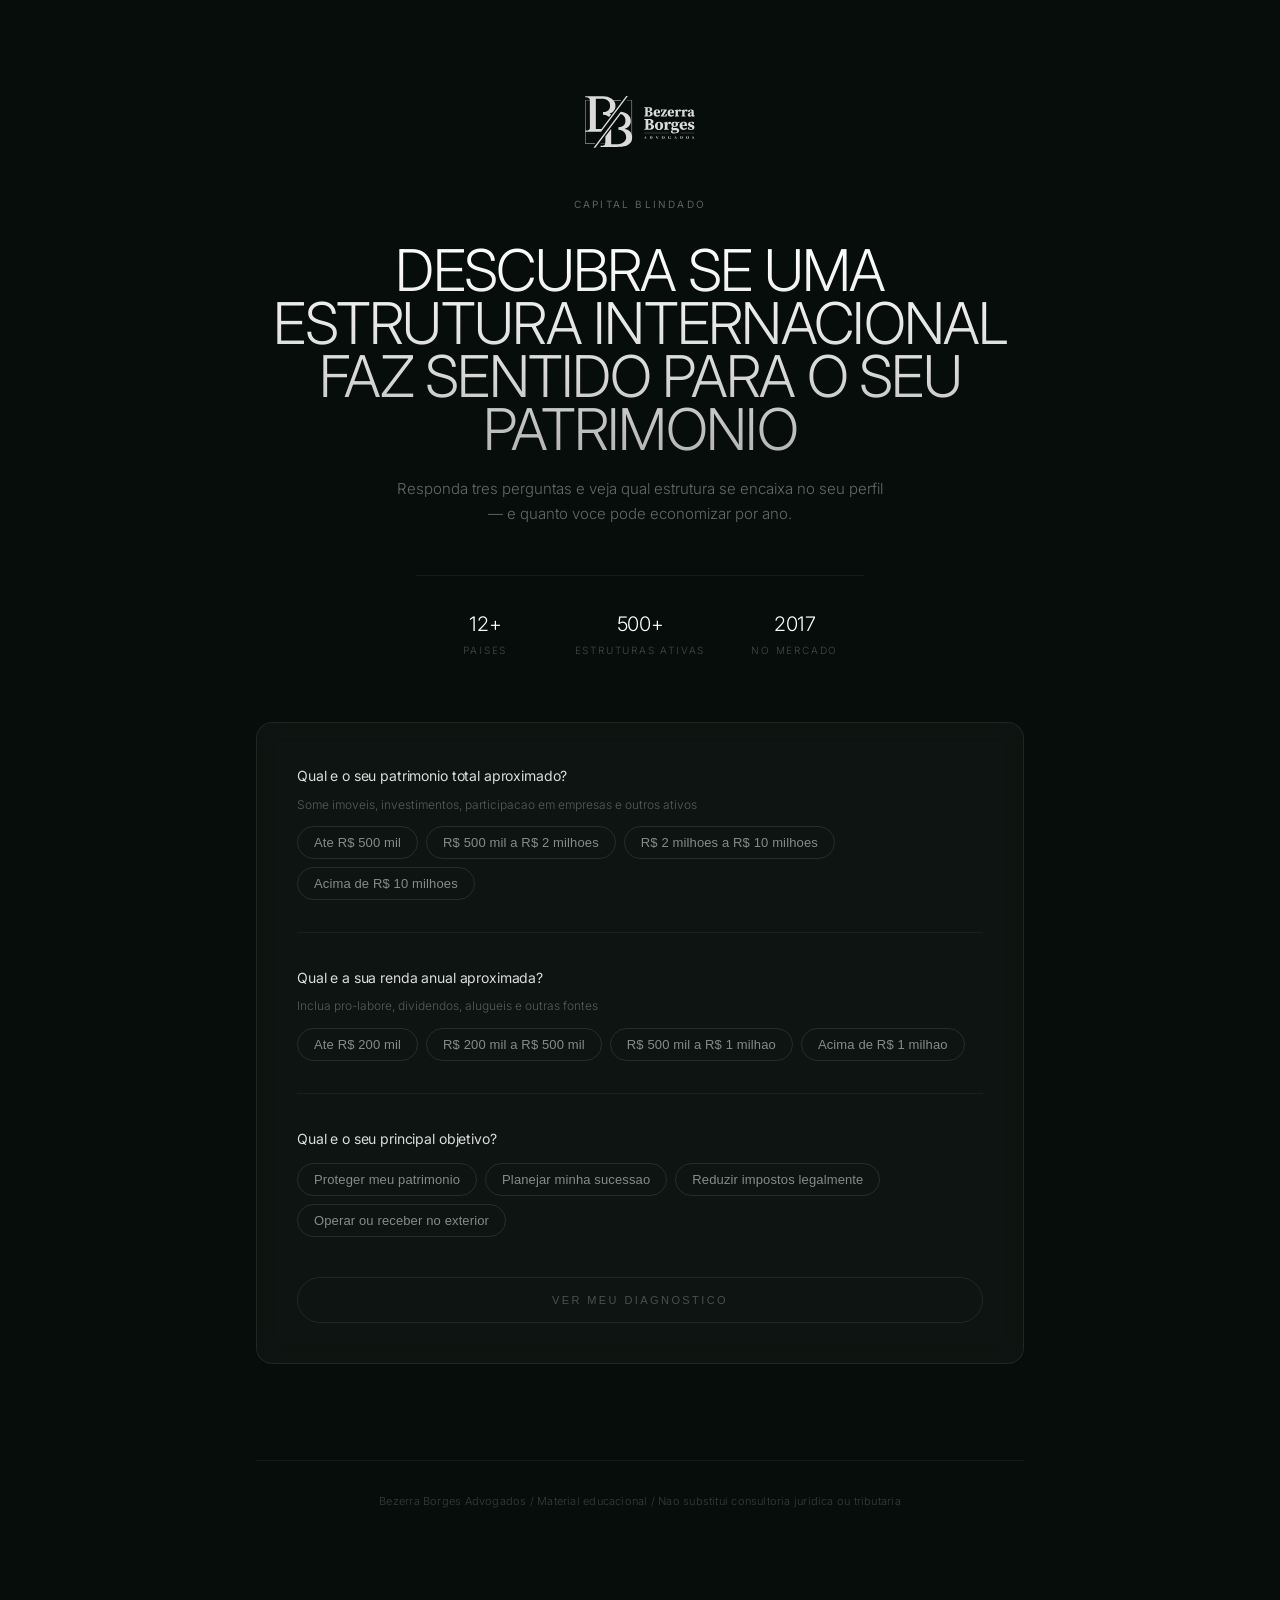
<file: index.html>
<!DOCTYPE html>
<html lang="pt-BR">
<head>
<meta charset="utf-8" />
<meta name="viewport" content="width=device-width, initial-scale=1" />
<title>Capital Blindado - Bezerra Borges Advogados</title>
<meta name="author" content="Bezerra Borges Advogados" />
<meta name="description" content="Descubra em segundos qual estrutura internacional se encaixa no seu perfil patrimonial." />
<meta property="og:type" content="website" />
<meta property="og:title" content="Capital Blindado - Bezerra Borges Advogados" />
<meta property="og:description" content="Descubra em segundos qual estrutura internacional se encaixa no seu perfil patrimonial." />
<link rel="icon" href="favicon.ico" type="image/x-icon" />
<link rel="preconnect" href="https://fonts.googleapis.com" />
<link rel="preconnect" href="https://fonts.gstatic.com" crossorigin />
<link href="https://fonts.googleapis.com/css2?family=Inter:wght@300;400;500;600&family=Source+Serif+4:wght@300;400&display=swap" rel="stylesheet" />
<style>
*, *::before, *::after { box-sizing: border-box; margin: 0; padding: 0; }

body {
  font-family: 'Inter', system-ui, sans-serif;
  background: #070d0a;
  color: rgba(255,255,255,0.85);
  -webkit-font-smoothing: antialiased;
  font-weight: 300;
  line-height: 1.6;
}

.container { max-width: 52rem; margin: 0 auto; padding: 3rem 1rem 4rem; }
@media (min-width: 640px) { .container { padding: 6rem 2rem 8rem; } }

/* ── Header ── */
.header { text-align: center; }
.header img { height: 40px; margin: 0 auto 2rem; display: block; opacity: 0.85; }
@media (min-width: 640px) { .header img { height: 52px; margin-bottom: 3rem; } }

.tag {
  font-size: 10px;
  font-weight: 400;
  letter-spacing: 0.22em;
  text-transform: uppercase;
  color: rgba(255,255,255,0.35);
}

.headline {
  margin-top: 2rem;
  font-weight: 300;
  text-transform: uppercase;
  letter-spacing: -0.03em;
  line-height: 0.92;
  font-size: clamp(1.8rem, 5vw, 3.6rem);
  background: linear-gradient(to bottom, #ffffff 0%, #d8d8d8 60%, #b4b4b4 100%);
  -webkit-background-clip: text;
  -webkit-text-fill-color: transparent;
  background-clip: text;
}

.sub {
  margin: 1.25rem auto 0;
  max-width: 32rem;
  font-size: 14px;
  font-weight: 300;
  color: rgba(255,255,255,0.38);
  line-height: 1.7;
  padding: 0 0.25rem;
}
@media (min-width: 640px) { .sub { font-size: 15px; } }

/* ── Stats ── */
.stats {
  display: grid;
  grid-template-columns: repeat(3, 1fr);
  gap: 1rem;
  max-width: 28rem;
  margin: 3rem auto 0;
  padding-top: 2rem;
  border-top: 1px solid rgba(255,255,255,0.06);
  text-align: center;
}
.stat-value { font-size: 1.25rem; font-weight: 300; color: #fff; letter-spacing: -0.02em; }
.stat-label { font-size: 10px; font-weight: 300; text-transform: uppercase; letter-spacing: 0.18em; color: rgba(255,255,255,0.25); margin-top: 0.125rem; }

/* ── Quiz card ── */
.card {
  margin-top: 2.5rem;
  border-radius: 0.75rem;
  padding: 1.25rem;
  background: rgba(255,255,255,0.03);
  border: 1px solid rgba(255,255,255,0.08);
  backdrop-filter: blur(12px);
}
@media (min-width: 640px) { .card { margin-top: 4rem; border-radius: 1rem; padding: 2.5rem; } }

.q-label {
  font-size: 14px;
  font-weight: 400;
  color: rgba(255,255,255,0.85);
  letter-spacing: -0.01em;
}
.q-help {
  margin-top: 0.375rem;
  font-size: 12px;
  color: rgba(255,255,255,0.3);
}

.pills { display: flex; flex-wrap: wrap; gap: 0.5rem; margin-top: 0.75rem; }
.pill {
  background: transparent;
  border: 1px solid rgba(255,255,255,0.1);
  color: rgba(255,255,255,0.5);
  padding: 0.5rem 0.875rem;
  border-radius: 9999px;
  font-size: 12px;
  font-weight: 300;
  cursor: pointer;
  transition: all 0.25s ease;
  letter-spacing: 0.01em;
}
@media (min-width: 640px) { .pill { font-size: 13px; padding: 0.5rem 1rem; } }
.pill:hover {
  border-color: rgba(255,255,255,0.2);
  color: rgba(255,255,255,0.7);
}
.pill.selected {
  background: rgba(255,255,255,0.08);
  border-color: rgba(255,255,255,0.25);
  color: #fff;
  font-weight: 400;
}

.divider { height: 1px; width: 100%; background: rgba(255,255,255,0.05); margin: 1.25rem 0; }
@media (min-width: 640px) { .divider { margin: 2rem 0; } }

.btn-calc {
  margin-top: 2.5rem;
  width: 100%;
  padding: 1rem;
  border-radius: 9999px;
  font-size: 11px;
  font-weight: 300;
  letter-spacing: 0.22em;
  text-transform: uppercase;
  border: 1px solid rgba(255,255,255,0.08);
  background: transparent;
  color: rgba(255,255,255,0.25);
  cursor: not-allowed;
  transition: all 0.3s ease;
}
.btn-calc.active {
  background: rgba(255,255,255,0.08);
  border-color: rgba(255,255,255,0.18);
  color: #fff;
  cursor: pointer;
  backdrop-filter: blur(12px);
}
.btn-calc.active:hover { background: rgba(255,255,255,0.12); }

/* ── Result ── */
.result {
  margin-top: 2rem;
  border-radius: 0.75rem;
  padding: 1.25rem;
  background: rgba(255,255,255,0.02);
  border: 1px solid rgba(255,255,255,0.12);
  animation: fadeIn 0.6s ease;
}
@media (min-width: 640px) { .result { margin-top: 3rem; border-radius: 1rem; padding: 2.5rem; } }

.result-block { margin-bottom: 2rem; }
.result-block:last-of-type { margin-bottom: 0; }

.result-tag {
  font-size: 10px;
  font-weight: 400;
  text-transform: uppercase;
  letter-spacing: 0.2em;
  color: rgba(255,255,255,0.3);
  margin-bottom: 0.5rem;
}
.result-value {
  font-size: 1.125rem;
  font-weight: 300;
  color: #fff;
  letter-spacing: -0.01em;
}
.result-value .muted { font-size: 13px; color: rgba(255,255,255,0.35); font-weight: 300; }
.result-desc { margin-top: 0.5rem; font-size: 14px; color: rgba(255,255,255,0.4); line-height: 1.7; }
.result-disclaimer {
  margin-top: 2rem;
  padding-top: 1.5rem;
  border-top: 1px solid rgba(255,255,255,0.06);
  font-size: 11px;
  color: rgba(255,255,255,0.25);
}

/* ── Offer ── */
.offer { margin-top: 3rem; animation: fadeIn 0.6s ease 0.2s both; }
@media (min-width: 640px) { .offer { margin-top: 5rem; } }

.offer-title {
  text-align: center;
  font-weight: 300;
  text-transform: uppercase;
  letter-spacing: -0.02em;
  line-height: 0.95;
  font-size: clamp(1.4rem, 3.5vw, 2.2rem);
  background: linear-gradient(to bottom, #ffffff 0%, #d8d8d8 60%, #b4b4b4 100%);
  -webkit-background-clip: text;
  -webkit-text-fill-color: transparent;
  background-clip: text;
}
.offer-sub {
  text-align: center;
  margin: 1rem auto 0;
  max-width: 32rem;
  font-size: 14px;
  color: rgba(255,255,255,0.35);
  line-height: 1.7;
}

.offer-label {
  text-align: center;
  margin: 3rem 0 1.5rem;
  font-size: 10px;
  font-weight: 400;
  text-transform: uppercase;
  letter-spacing: 0.22em;
  color: rgba(255,255,255,0.3);
}

.cards-row { display: flex; flex-direction: column; gap: 1rem; }
@media (min-width: 640px) { .cards-row { flex-direction: row; } }

.product-card {
  flex: 1;
  border-radius: 0.75rem;
  padding: 1.25rem;
  background: rgba(255,255,255,0.02);
  border: 1px solid rgba(255,255,255,0.08);
}
@media (min-width: 640px) { .product-card { padding: 2rem; } }
.product-card-img {
  width: 100%;
  height: 140px;
  border-radius: 0.5rem;
  border: 1px solid rgba(255,255,255,0.06);
  display: flex;
  align-items: center;
  justify-content: center;
  background: rgba(255,255,255,0.02);
}
.product-card-icon { color: rgba(255,255,255,0.15); }
.product-card-icon svg { width: 40px; height: 40px; }
.product-card h4 {
  margin-top: 1.25rem;
  font-size: 14px;
  font-weight: 400;
  color: #fff;
  letter-spacing: -0.01em;
}
.product-card p { margin-top: 0.5rem; font-size: 13px; color: rgba(255,255,255,0.35); line-height: 1.7; }

/* ── CTA box ── */
.cta-box {
  margin-top: 1.5rem;
  border-radius: 0.75rem;
  padding: 1.5rem;
  background: rgba(255,255,255,0.02);
  border: 1px solid rgba(255,255,255,0.1);
  text-align: center;
}
@media (min-width: 640px) { .cta-box { margin-top: 2rem; border-radius: 1rem; padding: 2.5rem; } }
.cta-tag {
  font-size: 10px;
  font-weight: 400;
  text-transform: uppercase;
  letter-spacing: 0.22em;
  color: rgba(255,255,255,0.3);
}
.cta-title {
  margin-top: 0.5rem;
  font-size: 1.5rem;
  font-weight: 300;
  color: #fff;
  text-transform: uppercase;
  letter-spacing: -0.02em;
}
.cta-desc { margin-top: 0.5rem; font-size: 13px; color: rgba(255,255,255,0.35); }
.cta-prices { margin-top: 1.5rem; display: flex; align-items: baseline; justify-content: center; gap: 1rem; }
.cta-old { font-size: 14px; color: rgba(255,255,255,0.25); text-decoration: line-through; }
.cta-new { font-size: 2rem; font-weight: 300; color: #fff; letter-spacing: -0.02em; }

.cta-btn {
  display: inline-flex;
  align-items: center;
  justify-content: center;
  margin-top: 2rem;
  padding: 0.9rem 2.5rem;
  border-radius: 9999px;
  font-size: 11px;
  font-weight: 300;
  letter-spacing: 0.22em;
  text-transform: uppercase;
  text-decoration: none;
  color: #fff;
  background: transparent;
  border: 1px solid rgba(255,255,255,0.18);
  transition: all 0.3s ease;
  backdrop-filter: blur(12px);
}
.cta-btn:hover {
  background: rgba(255,255,255,0.06);
  border-color: rgba(255,255,255,0.3);
}

.cta-safe { margin-top: 1.25rem; font-size: 11px; color: rgba(255,255,255,0.2); }

/* ── Footer ── */
footer {
  margin-top: 3rem;
  padding-top: 1.5rem;
  border-top: 1px solid rgba(255,255,255,0.05);
  text-align: center;
  font-size: 10px;
  color: rgba(255,255,255,0.2);
  letter-spacing: 0.02em;
  line-height: 1.5;
}
@media (min-width: 640px) { footer { margin-top: 6rem; padding-top: 2rem; font-size: 11px; } }

@keyframes fadeIn { from { opacity: 0; transform: translateY(12px); } to { opacity: 1; transform: translateY(0); } }

.hidden { display: none; }
</style>
</head>
<body>

<div class="container">

  <header class="header">
    <img src="assets/bblaw-branco.svg" alt="Bezerra Borges Advogados" />
    <p class="tag">Capital Blindado</p>
    <h1 class="headline">Descubra se uma estrutura internacional faz sentido para o seu patrimonio</h1>
    <p class="sub">Responda tres perguntas e veja qual estrutura se encaixa no seu perfil — e quanto voce pode economizar por ano.</p>

    <div class="stats">
      <div>
        <p class="stat-value">12+</p>
        <p class="stat-label">Paises</p>
      </div>
      <div>
        <p class="stat-value">500+</p>
        <p class="stat-label">Estruturas ativas</p>
      </div>
      <div>
        <p class="stat-value">2017</p>
        <p class="stat-label">No mercado</p>
      </div>
    </div>
  </header>

  <section class="card" id="quiz">
    <div>
      <label class="q-label">Qual e o seu patrimonio total aproximado?</label>
      <p class="q-help">Some imoveis, investimentos, participacao em empresas e outros ativos</p>
      <div class="pills" data-group="patrimonio">
        <button class="pill" data-value="p1">Ate R$ 500 mil</button>
        <button class="pill" data-value="p2">R$ 500 mil a R$ 2 milhoes</button>
        <button class="pill" data-value="p3">R$ 2 milhoes a R$ 10 milhoes</button>
        <button class="pill" data-value="p4">Acima de R$ 10 milhoes</button>
      </div>
    </div>

    <div class="divider"></div>

    <div>
      <label class="q-label">Qual e a sua renda anual aproximada?</label>
      <p class="q-help">Inclua pro-labore, dividendos, alugueis e outras fontes</p>
      <div class="pills" data-group="renda">
        <button class="pill" data-value="r1">Ate R$ 200 mil</button>
        <button class="pill" data-value="r2">R$ 200 mil a R$ 500 mil</button>
        <button class="pill" data-value="r3">R$ 500 mil a R$ 1 milhao</button>
        <button class="pill" data-value="r4">Acima de R$ 1 milhao</button>
      </div>
    </div>

    <div class="divider"></div>

    <div>
      <label class="q-label">Qual e o seu principal objetivo?</label>
      <div class="pills" data-group="objetivo">
        <button class="pill" data-value="o_protecao">Proteger meu patrimonio</button>
        <button class="pill" data-value="o_sucessao">Planejar minha sucessao</button>
        <button class="pill" data-value="o_tributario">Reduzir impostos legalmente</button>
        <button class="pill" data-value="o_exterior">Operar ou receber no exterior</button>
      </div>
    </div>

    <button type="button" class="btn-calc" id="btn-calc" disabled>Ver meu diagnostico</button>
  </section>

  <section class="result hidden" id="result">
    <div class="result-block">
      <p class="result-tag">Estrutura recomendada</p>
      <p class="result-value" id="r-nome"></p>
      <p class="result-desc" id="r-explicacao"></p>
    </div>
    <div class="result-block">
      <p class="result-tag">Economia tributaria estimada</p>
      <p class="result-value"><span id="r-economia"></span> <span class="muted">por ano</span></p>
    </div>
    <div class="result-block">
      <p class="result-tag">Tempo de payback estimado</p>
      <p class="result-value"><span id="r-meses"></span> <span class="muted">para a estrutura se pagar</span></p>
    </div>
    <p class="result-disclaimer">Este resultado tem carater educacional e nao substitui consultoria juridica ou tributaria individualizada.</p>
  </section>

  <section class="offer hidden" id="offer">
    <h2 class="offer-title">Quer entender exatamente como montar essa estrutura?</h2>
    <p class="offer-sub">O Capital Blindado e o guia completo para quem quer sair da curiosidade e partir para a analise real, com os seus numeros.</p>

    <p class="offer-label">O que voce recebe</p>

    <div class="cards-row">
      <div class="product-card">
        <div class="product-card-img">
          <div class="product-card-icon">
            <svg xmlns="http://www.w3.org/2000/svg" fill="none" viewBox="0 0 24 24" stroke-width="1" stroke="currentColor"><path stroke-linecap="round" stroke-linejoin="round" d="M19.5 14.25v-2.625a3.375 3.375 0 0 0-3.375-3.375h-1.5A1.125 1.125 0 0 1 13.5 7.125v-1.5a3.375 3.375 0 0 0-3.375-3.375H8.25m2.25 0H5.625c-.621 0-1.125.504-1.125 1.125v17.25c0 .621.504 1.125 1.125 1.125h12.75c.621 0 1.125-.504 1.125-1.125V11.25a9 9 0 0 0-9-9Z" /></svg>
          </div>
        </div>
        <h4>Guia PDF Completo</h4>
        <p>8 capitulos com estruturas, jurisdicoes, obrigacoes legais, as 20 perguntas certas para o seu advogado e checklists de documentos por estrutura.</p>
      </div>
      <div class="product-card">
        <div class="product-card-img">
          <div class="product-card-icon">
            <svg xmlns="http://www.w3.org/2000/svg" fill="none" viewBox="0 0 24 24" stroke-width="1" stroke="currentColor"><path stroke-linecap="round" stroke-linejoin="round" d="M3.375 19.5h17.25m-17.25 0a1.125 1.125 0 0 1-1.125-1.125M3.375 19.5h7.5c.621 0 1.125-.504 1.125-1.125m-9.75 0V5.625m0 12.75v-1.5c0-.621.504-1.125 1.125-1.125m18.375 2.625V5.625m0 12.75c0 .621-.504 1.125-1.125 1.125m1.125-1.125v-1.5c0-.621-.504-1.125-1.125-1.125m0 3.75h-7.5A1.125 1.125 0 0 1 12 18.375m9.75-12.75c0-.621-.504-1.125-1.125-1.125H3.375c-.621 0-1.125.504-1.125 1.125m19.5 0v1.5c0 .621-.504 1.125-1.125 1.125M2.25 5.625v1.5c0 .621.504 1.125 1.125 1.125m0 0h17.25m-17.25 0h7.5c.621 0 1.125.504 1.125 1.125M3.375 8.25c-.621 0-1.125.504-1.125 1.125v1.5c0 .621.504 1.125 1.125 1.125m17.25-3.75h-7.5c-.621 0-1.125.504-1.125 1.125m8.625-1.125c.621 0 1.125.504 1.125 1.125v1.5c0 .621-.504 1.125-1.125 1.125m-17.25 0h7.5m-7.5 0c-.621 0-1.125.504-1.125 1.125v1.5c0 .621.504 1.125 1.125 1.125M12 10.875v-1.5m0 1.5c0 .621-.504 1.125-1.125 1.125M12 10.875c0 .621.504 1.125 1.125 1.125m-2.25 0c.621 0 1.125.504 1.125 1.125M10.875 12c-.621 0-1.125.504-1.125 1.125M12 12c.621 0 1.125.504 1.125 1.125m0 0v1.5c0 .621-.504 1.125-1.125 1.125m1.125-2.625c.621 0 1.125.504 1.125 1.125v1.5c0 .621-.504 1.125-1.125 1.125M10.875 15.75c-.621 0-1.125-.504-1.125-1.125v-1.5c0-.621.504-1.125 1.125-1.125" /></svg>
          </div>
        </div>
        <h4>Planilha de Simulacao</h4>
        <p>Insira seu patrimonio, renda e impostos reais. Veja o ROI, payback e economia estimada de cada estrutura em 5 e 10 anos com os seus numeros.</p>
      </div>
    </div>

    <div class="cta-box">
      <p class="cta-tag">Produto</p>
      <h3 class="cta-title">Capital Blindado</h3>
      <p class="cta-desc">Guia PDF + Planilha Excel com calculadora completa</p>
      <div class="cta-prices">
        <span class="cta-old">R$ 497</span>
        <span class="cta-new">R$ 297</span>
      </div>
      <a href="checkout.html" class="cta-btn">Adquirir agora</a>
      <p class="cta-safe">Pagamento seguro / Acesso imediato / Garantia de 7 dias</p>
    </div>
  </section>

  <footer>Bezerra Borges Advogados / Material educacional / Nao substitui consultoria juridica ou tributaria</footer>

</div>

<script>
(function () {
  var state = { patrimonio: null, renda: null, objetivo: null };

  var economia = {
    r1: { min: 15000, label: 'R$ 15.000 a R$ 40.000' },
    r2: { min: 40000, label: 'R$ 40.000 a R$ 120.000' },
    r3: { min: 100000, label: 'R$ 100.000 a R$ 280.000' },
    r4: { min: 250000, label: 'R$ 250.000 a R$ 600.000+' }
  };

  function getEstrutura(p, o) {
    if (p === 'p4') {
      if (o === 'o_sucessao') return { nome: 'Trust Internacional', pais: 'Jersey / Ilhas Cayman', explicacao: 'Para patrimonios desse porte com foco em sucessao, o Trust oferece segregacao patrimonial e transmissao controlada entre geracoes sem inventario no Brasil.' };
      if (o === 'o_protecao') return { nome: 'Fundacao Privada', pais: 'Liechtenstein', explicacao: 'A Fundacao Privada em Liechtenstein oferece o mais alto nivel de segregacao patrimonial da Europa. O patrimonio deixa de estar vinculado ao seu CPF e passa a ser gerido por uma estrutura com personalidade juridica propria.' };
      if (o === 'o_tributario') return { nome: 'Trust + Holding Internacional', pais: 'Cayman + Malta', explicacao: 'A combinacao de Trust em Cayman com Holding em Malta permite consolidar ativos com eficiencia tributaria sobre dividendos e ganhos de capital, aproveitando tratados e regimes especiais.' };
      return { nome: 'Trust Internacional', pais: 'Ilhas Cayman', explicacao: 'Para patrimonios acima de R$ 10 milhoes com operacao no exterior, o Trust em Cayman centraliza participacoes globais com flexibilidade de governanca e neutralidade fiscal.' };
    }
    if (p === 'p3') {
      if (o === 'o_sucessao') return { nome: 'Holding Internacional + Trust', pais: 'Portugal / Cayman', explicacao: 'A combinacao de Holding com Trust permite consolidar ativos no exterior e definir regras claras de sucessao, evitando ITCMD e inventario.' };
      if (o === 'o_tributario') return { nome: 'Holding Internacional', pais: 'Portugal ou Malta', explicacao: 'Para esse patrimonio com foco tributario, uma Holding Internacional centraliza investimentos e otimiza a carga fiscal sobre dividendos e ganhos de capital.' };
      if (o === 'o_exterior') return { nome: 'Holding Internacional + LLC EUA', pais: 'Portugal + Delaware', explicacao: 'A LLC nos EUA opera no exterior enquanto a Holding consolida participacoes — combinacao ideal para quem fatura ou investe la fora.' };
      return { nome: 'Holding Internacional', pais: 'Portugal', explicacao: 'Estrutura solida para protecao patrimonial nessa faixa, com tratado contra bitributacao Brasil-Portugal e segregacao de ativos contra credores.' };
    }
    if (p === 'p2') {
      if (o === 'o_sucessao') return { nome: 'Holding em Portugal + estudo de Trust', pais: 'Portugal', explicacao: 'Holding portuguesa estrutura a sucessao com previsibilidade. Para casos complexos, avalia-se Trust como camada adicional.' };
      if (o === 'o_protecao') return { nome: 'Holding em Portugal', pais: 'Portugal', explicacao: 'O tratado Brasil-Portugal permite consolidar ativos em uma Holding com protecao contra credores e sem bitributacao. Estrutura direta para quem quer blindar patrimonio nessa faixa.' };
      if (o === 'o_tributario') return { nome: 'LLC nos EUA', pais: 'Delaware ou Wyoming', explicacao: 'A LLC americana funciona como pass-through entity — os lucros passam direto para voce sem tributacao corporativa nos EUA. Ideal para otimizar carga fiscal nessa faixa de patrimonio.' };
      return { nome: 'LLC nos EUA', pais: 'Delaware ou Wyoming', explicacao: 'Ideal para receber ou operar no exterior com custos baixos, abertura de conta facilitada e tributacao eficiente para nao-residentes.' };
    }
    if (o === 'o_protecao') return { nome: 'LLC nos EUA com planejamento', pais: 'Delaware ou Wyoming', explicacao: 'Estrutura enxuta e de baixo custo que separa seu patrimonio pessoal dos riscos do negocio. Serve como base para crescimento futuro do planejamento internacional.' };
    if (o === 'o_sucessao') return { nome: 'LLC nos EUA com planejamento sucessorio', pais: 'Delaware ou Wyoming', explicacao: 'A LLC permite definir regras de transferencia de cotas sem inventario. Para patrimonios ate R$ 500 mil, e o primeiro passo antes de estruturas mais complexas.' };
    if (o === 'o_tributario') return { nome: 'LLC nos EUA', pais: 'Wyoming', explicacao: 'Wyoming nao cobra imposto estadual sobre LLC de nao-residentes. Estrutura simples, custo baixo e acesso a contas e investimentos em dolar com eficiencia fiscal.' };
    return { nome: 'LLC nos EUA', pais: 'Delaware ou Wyoming', explicacao: 'Ponto de partida ideal para operar no exterior: abertura em dias, conta bancaria americana, recebimento em dolar e custo de manutencao minimo.' };
  }

  document.querySelectorAll('.pills').forEach(function (group) {
    var key = group.dataset.group;
    group.querySelectorAll('.pill').forEach(function (pill) {
      pill.addEventListener('click', function () {
        group.querySelectorAll('.pill').forEach(function (p) { p.classList.remove('selected'); });
        pill.classList.add('selected');
        state[key] = pill.dataset.value;
        updateBtn();
      });
    });
  });

  var btn = document.getElementById('btn-calc');
  function updateBtn() {
    var ready = state.patrimonio && state.renda && state.objetivo;
    btn.classList.toggle('active', !!ready);
    btn.disabled = !ready;
  }

  btn.addEventListener('click', function () {
    if (!state.patrimonio || !state.renda || !state.objetivo) return;

    var est = getEstrutura(state.patrimonio, state.objetivo);
    var eco = economia[state.renda];
    var meses = Math.max(1, Math.round(8000 / eco.min * 12));

    document.getElementById('r-nome').textContent = est.nome + ' — ' + est.pais;
    document.getElementById('r-explicacao').textContent = est.explicacao;
    document.getElementById('r-economia').textContent = eco.label;
    document.getElementById('r-meses').textContent = meses + (meses === 1 ? ' mes' : ' meses');

    document.getElementById('result').classList.remove('hidden');
    document.getElementById('offer').classList.remove('hidden');

    setTimeout(function () {
      document.getElementById('result').scrollIntoView({ behavior: 'smooth', block: 'start' });
    }, 80);
  });
})();
</script>

</body>
</html>
</file>
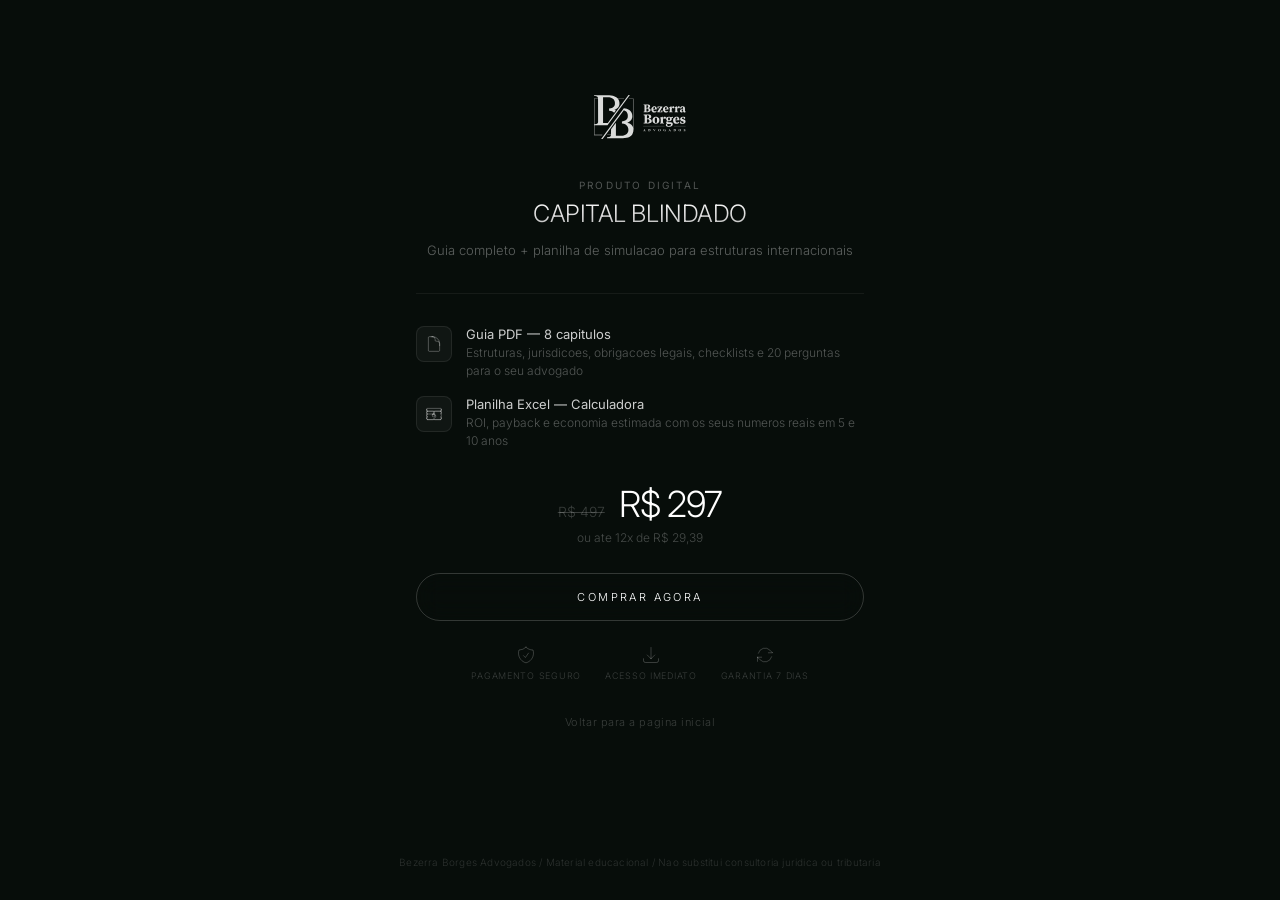
<file: checkout.html>
<!DOCTYPE html>
<html lang="pt-BR">
<head>
<meta charset="utf-8" />
<meta name="viewport" content="width=device-width, initial-scale=1" />
<title>Checkout - Capital Blindado - Bezerra Borges Advogados</title>
<meta name="author" content="Bezerra Borges Advogados" />
<meta name="description" content="Adquira o Capital Blindado — guia completo + planilha de simulacao para estruturas internacionais." />
<link rel="icon" href="favicon.ico" type="image/x-icon" />
<link rel="preconnect" href="https://fonts.googleapis.com" />
<link rel="preconnect" href="https://fonts.gstatic.com" crossorigin />
<link href="https://fonts.googleapis.com/css2?family=Inter:wght@300;400;500&display=swap" rel="stylesheet" />
<style>
*, *::before, *::after { box-sizing: border-box; margin: 0; padding: 0; }

body {
  font-family: 'Inter', system-ui, sans-serif;
  background: #070d0a;
  color: rgba(255,255,255,0.85);
  -webkit-font-smoothing: antialiased;
  font-weight: 300;
  min-height: 100vh;
  display: flex;
  flex-direction: column;
}

.page { flex: 1; display: flex; align-items: center; justify-content: center; padding: 1.5rem 1rem; }
@media (min-width: 640px) { .page { padding: 2rem 1.25rem; } }

.checkout-card {
  width: 100%;
  max-width: 28rem;
}

.logo { display: block; height: 36px; margin: 0 auto 1.5rem; opacity: 0.85; }
@media (min-width: 640px) { .logo { height: 44px; margin-bottom: 2.5rem; } }

.tag {
  text-align: center;
  font-size: 10px;
  font-weight: 400;
  letter-spacing: 0.22em;
  text-transform: uppercase;
  color: rgba(255,255,255,0.3);
}

.title {
  text-align: center;
  margin-top: 0.5rem;
  font-size: 1.5rem;
  font-weight: 300;
  text-transform: uppercase;
  letter-spacing: -0.02em;
  background: linear-gradient(to bottom, #ffffff 0%, #d8d8d8 60%, #b4b4b4 100%);
  -webkit-background-clip: text;
  -webkit-text-fill-color: transparent;
  background-clip: text;
}

.desc {
  text-align: center;
  margin-top: 0.75rem;
  font-size: 13px;
  color: rgba(255,255,255,0.35);
  line-height: 1.6;
}

.separator {
  height: 1px;
  background: rgba(255,255,255,0.06);
  margin: 1.25rem 0;
}
@media (min-width: 640px) { .separator { margin: 2rem 0; } }

.items {
  display: flex;
  flex-direction: column;
  gap: 1rem;
}

.item {
  display: flex;
  align-items: flex-start;
  gap: 0.875rem;
}

.item-icon {
  flex-shrink: 0;
  width: 36px;
  height: 36px;
  border-radius: 8px;
  background: rgba(255,255,255,0.04);
  border: 1px solid rgba(255,255,255,0.08);
  display: flex;
  align-items: center;
  justify-content: center;
  color: rgba(255,255,255,0.3);
}
.item-icon svg { width: 18px; height: 18px; }

.item-text h4 { font-size: 13px; font-weight: 400; color: rgba(255,255,255,0.8); }
.item-text p { font-size: 12px; color: rgba(255,255,255,0.3); margin-top: 0.125rem; line-height: 1.5; }

.prices {
  margin-top: 1.5rem;
  text-align: center;
  display: flex;
  align-items: baseline;
  justify-content: center;
  gap: 0.75rem;
}
@media (min-width: 640px) { .prices { margin-top: 2rem; gap: 0.875rem; } }
.price-old { font-size: 13px; color: rgba(255,255,255,0.2); text-decoration: line-through; }
.price-new { font-size: 1.75rem; font-weight: 300; color: #fff; letter-spacing: -0.03em; }
@media (min-width: 640px) { .price-old { font-size: 14px; } .price-new { font-size: 2.25rem; } }
.price-parcela { display: block; text-align: center; margin-top: 0.25rem; font-size: 12px; color: rgba(255,255,255,0.25); }

.hotmart-btn {
  display: flex;
  align-items: center;
  justify-content: center;
  width: 100%;
  margin-top: 1.75rem;
  padding: 1rem;
  border-radius: 9999px;
  font-family: 'Inter', system-ui, sans-serif;
  font-size: 11px;
  font-weight: 300;
  letter-spacing: 0.22em;
  text-transform: uppercase;
  text-decoration: none;
  color: #fff;
  background: transparent;
  border: 1px solid rgba(255,255,255,0.18);
  cursor: pointer;
  transition: all 0.3s ease;
  backdrop-filter: blur(12px);
}
.hotmart-btn:hover {
  background: rgba(255,255,255,0.06);
  border-color: rgba(255,255,255,0.3);
}

.trust {
  margin-top: 1.5rem;
  text-align: center;
  font-size: 11px;
  color: rgba(255,255,255,0.2);
  line-height: 1.6;
}

.trust-icons {
  display: flex;
  align-items: center;
  justify-content: center;
  gap: 1rem;
  margin-top: 1rem;
}
@media (min-width: 640px) { .trust-icons { gap: 1.5rem; } }
.trust-icon {
  display: flex;
  flex-direction: column;
  align-items: center;
  gap: 0.25rem;
  color: rgba(255,255,255,0.2);
}
.trust-icon svg { width: 20px; height: 20px; }
.trust-icon span { font-size: 9px; letter-spacing: 0.08em; text-transform: uppercase; }

.back-link {
  display: block;
  text-align: center;
  margin-top: 2rem;
  font-size: 11px;
  color: rgba(255,255,255,0.2);
  text-decoration: none;
  letter-spacing: 0.05em;
  transition: color 0.2s;
}
.back-link:hover { color: rgba(255,255,255,0.4); }

footer {
  padding: 2rem 1.25rem;
  text-align: center;
  font-size: 10px;
  color: rgba(255,255,255,0.15);
  letter-spacing: 0.02em;
}
</style>
</head>
<body>

<div class="page">
  <div class="checkout-card">

    <img src="assets/bblaw-branco.svg" alt="Bezerra Borges Advogados" class="logo" />

    <p class="tag">Produto digital</p>
    <h1 class="title">Capital Blindado</h1>
    <p class="desc">Guia completo + planilha de simulacao para estruturas internacionais</p>

    <div class="separator"></div>

    <div class="items">
      <div class="item">
        <div class="item-icon">
          <svg xmlns="http://www.w3.org/2000/svg" fill="none" viewBox="0 0 24 24" stroke-width="1.2" stroke="currentColor"><path stroke-linecap="round" stroke-linejoin="round" d="M19.5 14.25v-2.625a3.375 3.375 0 0 0-3.375-3.375h-1.5A1.125 1.125 0 0 1 13.5 7.125v-1.5a3.375 3.375 0 0 0-3.375-3.375H8.25m2.25 0H5.625c-.621 0-1.125.504-1.125 1.125v17.25c0 .621.504 1.125 1.125 1.125h12.75c.621 0 1.125-.504 1.125-1.125V11.25a9 9 0 0 0-9-9Z" /></svg>
        </div>
        <div class="item-text">
          <h4>Guia PDF — 8 capitulos</h4>
          <p>Estruturas, jurisdicoes, obrigacoes legais, checklists e 20 perguntas para o seu advogado</p>
        </div>
      </div>
      <div class="item">
        <div class="item-icon">
          <svg xmlns="http://www.w3.org/2000/svg" fill="none" viewBox="0 0 24 24" stroke-width="1.2" stroke="currentColor"><path stroke-linecap="round" stroke-linejoin="round" d="M3.375 19.5h17.25m-17.25 0a1.125 1.125 0 0 1-1.125-1.125M3.375 19.5h7.5c.621 0 1.125-.504 1.125-1.125m-9.75 0V5.625m0 12.75v-1.5c0-.621.504-1.125 1.125-1.125m18.375 2.625V5.625m0 12.75c0 .621-.504 1.125-1.125 1.125m1.125-1.125v-1.5c0-.621-.504-1.125-1.125-1.125m0 3.75h-7.5A1.125 1.125 0 0 1 12 18.375m9.75-12.75c0-.621-.504-1.125-1.125-1.125H3.375c-.621 0-1.125.504-1.125 1.125m19.5 0v1.5c0 .621-.504 1.125-1.125 1.125M2.25 5.625v1.5c0 .621.504 1.125 1.125 1.125m0 0h17.25m-17.25 0h7.5c.621 0 1.125.504 1.125 1.125M3.375 8.25c-.621 0-1.125.504-1.125 1.125v1.5c0 .621.504 1.125 1.125 1.125m17.25-3.75h-7.5c-.621 0-1.125.504-1.125 1.125m8.625-1.125c.621 0 1.125.504 1.125 1.125v1.5c0 .621-.504 1.125-1.125 1.125m-17.25 0h7.5m-7.5 0c-.621 0-1.125.504-1.125 1.125v1.5c0 .621.504 1.125 1.125 1.125M12 10.875v-1.5m0 1.5c0 .621-.504 1.125-1.125 1.125M12 10.875c0 .621.504 1.125 1.125 1.125m-2.25 0c.621 0 1.125.504 1.125 1.125M10.875 12c-.621 0-1.125.504-1.125 1.125M12 12c.621 0 1.125.504 1.125 1.125m0 0v1.5c0 .621-.504 1.125-1.125 1.125m1.125-2.625c.621 0 1.125.504 1.125 1.125v1.5c0 .621-.504 1.125-1.125 1.125M10.875 15.75c-.621 0-1.125-.504-1.125-1.125v-1.5c0-.621.504-1.125 1.125-1.125" /></svg>
        </div>
        <div class="item-text">
          <h4>Planilha Excel — Calculadora</h4>
          <p>ROI, payback e economia estimada com os seus numeros reais em 5 e 10 anos</p>
        </div>
      </div>
    </div>

    <div class="prices">
      <span class="price-old">R$ 497</span>
      <span class="price-new">R$ 297</span>
    </div>
    <span class="price-parcela">ou ate 12x de R$ 29,39</span>

    <a onclick="return false;" href="https://pay.hotmart.com/K106445776A?checkoutMode=2" class="hotmart-fb hotmart__button-checkout hotmart-btn">Comprar agora</a>

    <div class="trust">
      <div class="trust-icons">
        <div class="trust-icon">
          <svg xmlns="http://www.w3.org/2000/svg" fill="none" viewBox="0 0 24 24" stroke-width="1.2" stroke="currentColor"><path stroke-linecap="round" stroke-linejoin="round" d="M9 12.75 11.25 15 15 9.75m-3-7.036A11.959 11.959 0 0 1 3.598 6 11.99 11.99 0 0 0 3 9.749c0 5.592 3.824 10.29 9 11.623 5.176-1.332 9-6.03 9-11.622 0-1.31-.21-2.571-.598-3.751h-.152c-3.196 0-6.1-1.248-8.25-3.285Z" /></svg>
          <span>Pagamento seguro</span>
        </div>
        <div class="trust-icon">
          <svg xmlns="http://www.w3.org/2000/svg" fill="none" viewBox="0 0 24 24" stroke-width="1.2" stroke="currentColor"><path stroke-linecap="round" stroke-linejoin="round" d="M3 16.5v2.25A2.25 2.25 0 0 0 5.25 21h13.5A2.25 2.25 0 0 0 21 18.75V16.5M16.5 12 12 16.5m0 0L7.5 12m4.5 4.5V3" /></svg>
          <span>Acesso imediato</span>
        </div>
        <div class="trust-icon">
          <svg xmlns="http://www.w3.org/2000/svg" fill="none" viewBox="0 0 24 24" stroke-width="1.2" stroke="currentColor"><path stroke-linecap="round" stroke-linejoin="round" d="M16.023 9.348h4.992v-.001M2.985 19.644v-4.992m0 0h4.992m-4.993 0 3.181 3.183a8.25 8.25 0 0 0 13.803-3.7M4.031 9.865a8.25 8.25 0 0 1 13.803-3.7l3.181 3.182" /></svg>
          <span>Garantia 7 dias</span>
        </div>
      </div>
    </div>

    <a href="index.html" class="back-link">Voltar para a pagina inicial</a>

  </div>
</div>

<footer>Bezerra Borges Advogados / Material educacional / Nao substitui consultoria juridica ou tributaria</footer>

<script>
(function(){
  var s = document.createElement('script');
  s.src = 'https://static.hotmart.com/checkout/widget.min.js';
  document.head.appendChild(s);
  var l = document.createElement('link');
  l.rel = 'stylesheet';
  l.type = 'text/css';
  l.href = 'https://static.hotmart.com/css/hotmart-fb.min.css';
  document.head.appendChild(l);
})();
</script>

</body>
</html>
</file>
